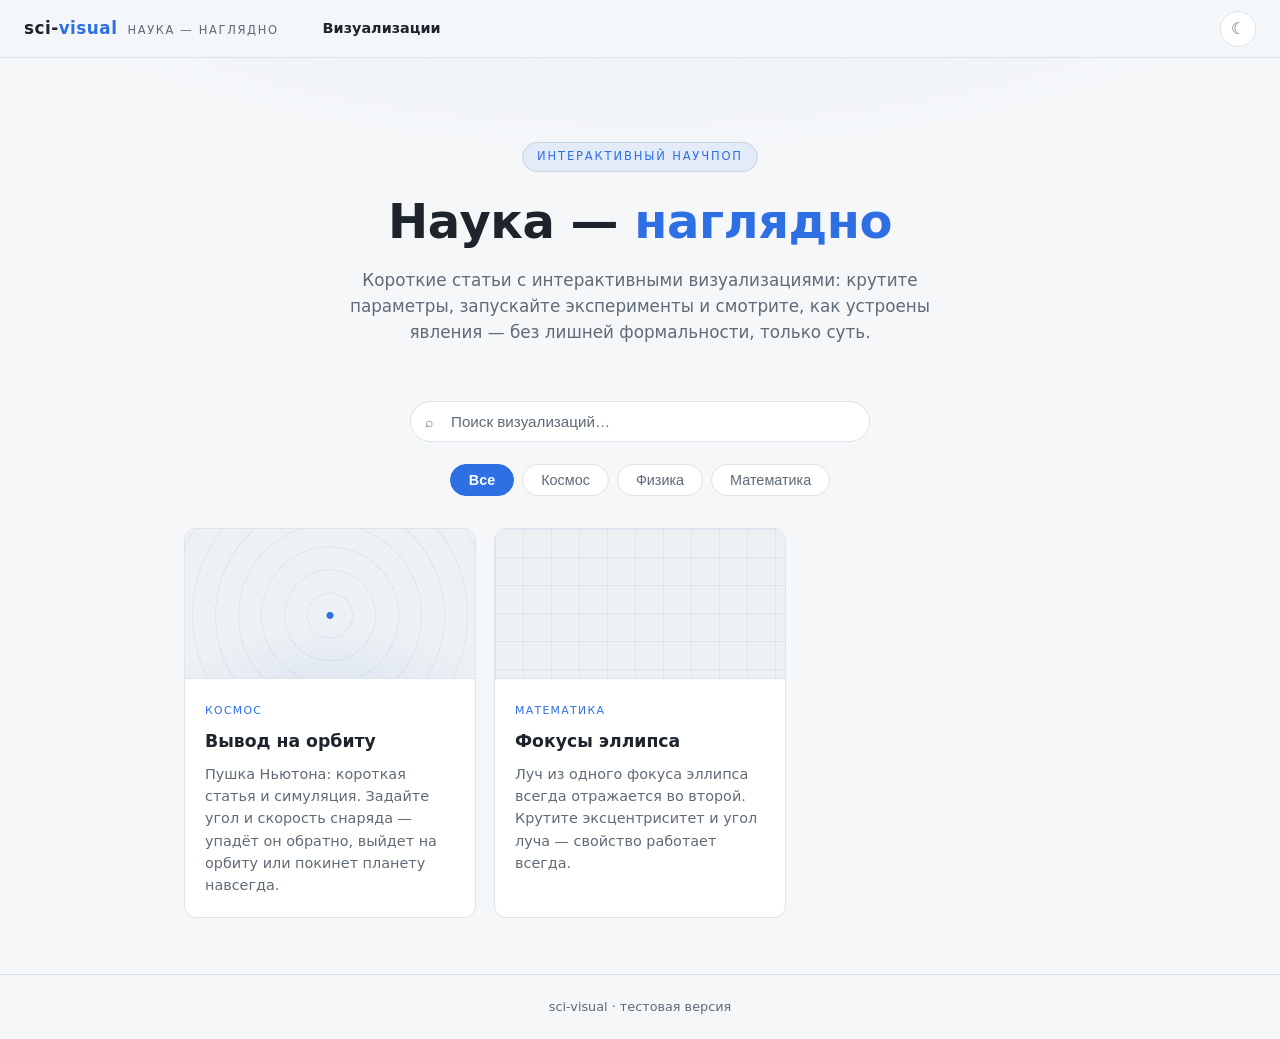
<file: index.html>
<!DOCTYPE html>
<html lang="ru">
<head>
  <meta charset="UTF-8">
  <meta name="viewport" content="width=device-width, initial-scale=1.0">
  <title>sci-visual — научные визуализации</title>
  <meta name="description" content="Интерактивные научные визуализации простым языком: космос, физика, математика.">
  <script>
    (function () {
      var t = null;
      try { t = localStorage.getItem("sci-visual-theme"); } catch (e) {}
      if (!t) t = matchMedia("(prefers-color-scheme: light)").matches ? "light" : "dark";
      document.documentElement.dataset.theme = t;
    })();
  </script>
  <link rel="stylesheet" href="css/style.css">
</head>
<body>
  <header class="topbar">
    <a class="brand" href="index.html">
      <span>sci&#8209;<span class="brand-mark">visual</span></span>
      <span class="brand-sub">наука — наглядно</span>
    </a>
    <nav aria-label="Основная навигация">
      <a href="#catalog" class="active">Визуализации</a>
    </nav>
    <div class="spacer"></div>
    <button class="theme-toggle" id="themeToggle" type="button"></button>
  </header>

  <section class="hero">
    <span class="hero-badge">интерактивный научпоп</span>
    <h1>Наука — <span class="accent">наглядно</span></h1>
    <p class="intro">
      Короткие статьи с интерактивными визуализациями: крутите параметры,
      запускайте эксперименты и смотрите, как устроены явления —
      без лишней формальности, только суть.
    </p>
  </section>

  <main class="catalog" id="catalog">
    <div class="search">
      <span class="search-icon">⌕</span>
      <input type="search" id="search" placeholder="Поиск визуализаций…" aria-label="Поиск визуализаций">
    </div>

    <nav class="categories" id="categories" aria-label="Категории">
      <button class="cat active" data-cat="all">Все</button>
      <button class="cat" data-cat="space">Космос</button>
      <button class="cat" data-cat="physics">Физика</button>
      <button class="cat" data-cat="math">Математика</button>
    </nav>

    <div class="cards" id="cards">
      <a class="card" data-cat="space" href="orbit.html">
        <div class="card-thumb thumb-space" aria-hidden="true"></div>
        <div class="card-body">
          <span class="card-cat">Космос</span>
          <div class="card-title">Вывод на орбиту</div>
          <div class="card-desc">
            Пушка Ньютона: короткая статья и симуляция. Задайте угол и скорость
            снаряда — упадёт он обратно, выйдет на орбиту или покинет планету
            навсегда.
          </div>
        </div>
      </a>
      <a class="card" data-cat="math" href="ellipse.html">
        <div class="card-thumb thumb-math" aria-hidden="true"></div>
        <div class="card-body">
          <span class="card-cat">Математика</span>
          <div class="card-title">Фокусы эллипса</div>
          <div class="card-desc">
            Луч из одного фокуса эллипса всегда отражается во второй.
            Крутите эксцентриситет и угол луча — свойство работает всегда.
          </div>
        </div>
      </a>
    </div>
    <p class="empty" id="empty" hidden>Ничего не нашлось — попробуйте другую категорию или запрос.</p>
  </main>

  <footer class="site-footer">
    <span>sci-visual · тестовая версия</span>
  </footer>

  <script src="js/theme.js"></script>
  <script src="js/main.js"></script>
</body>
</html>
</file>
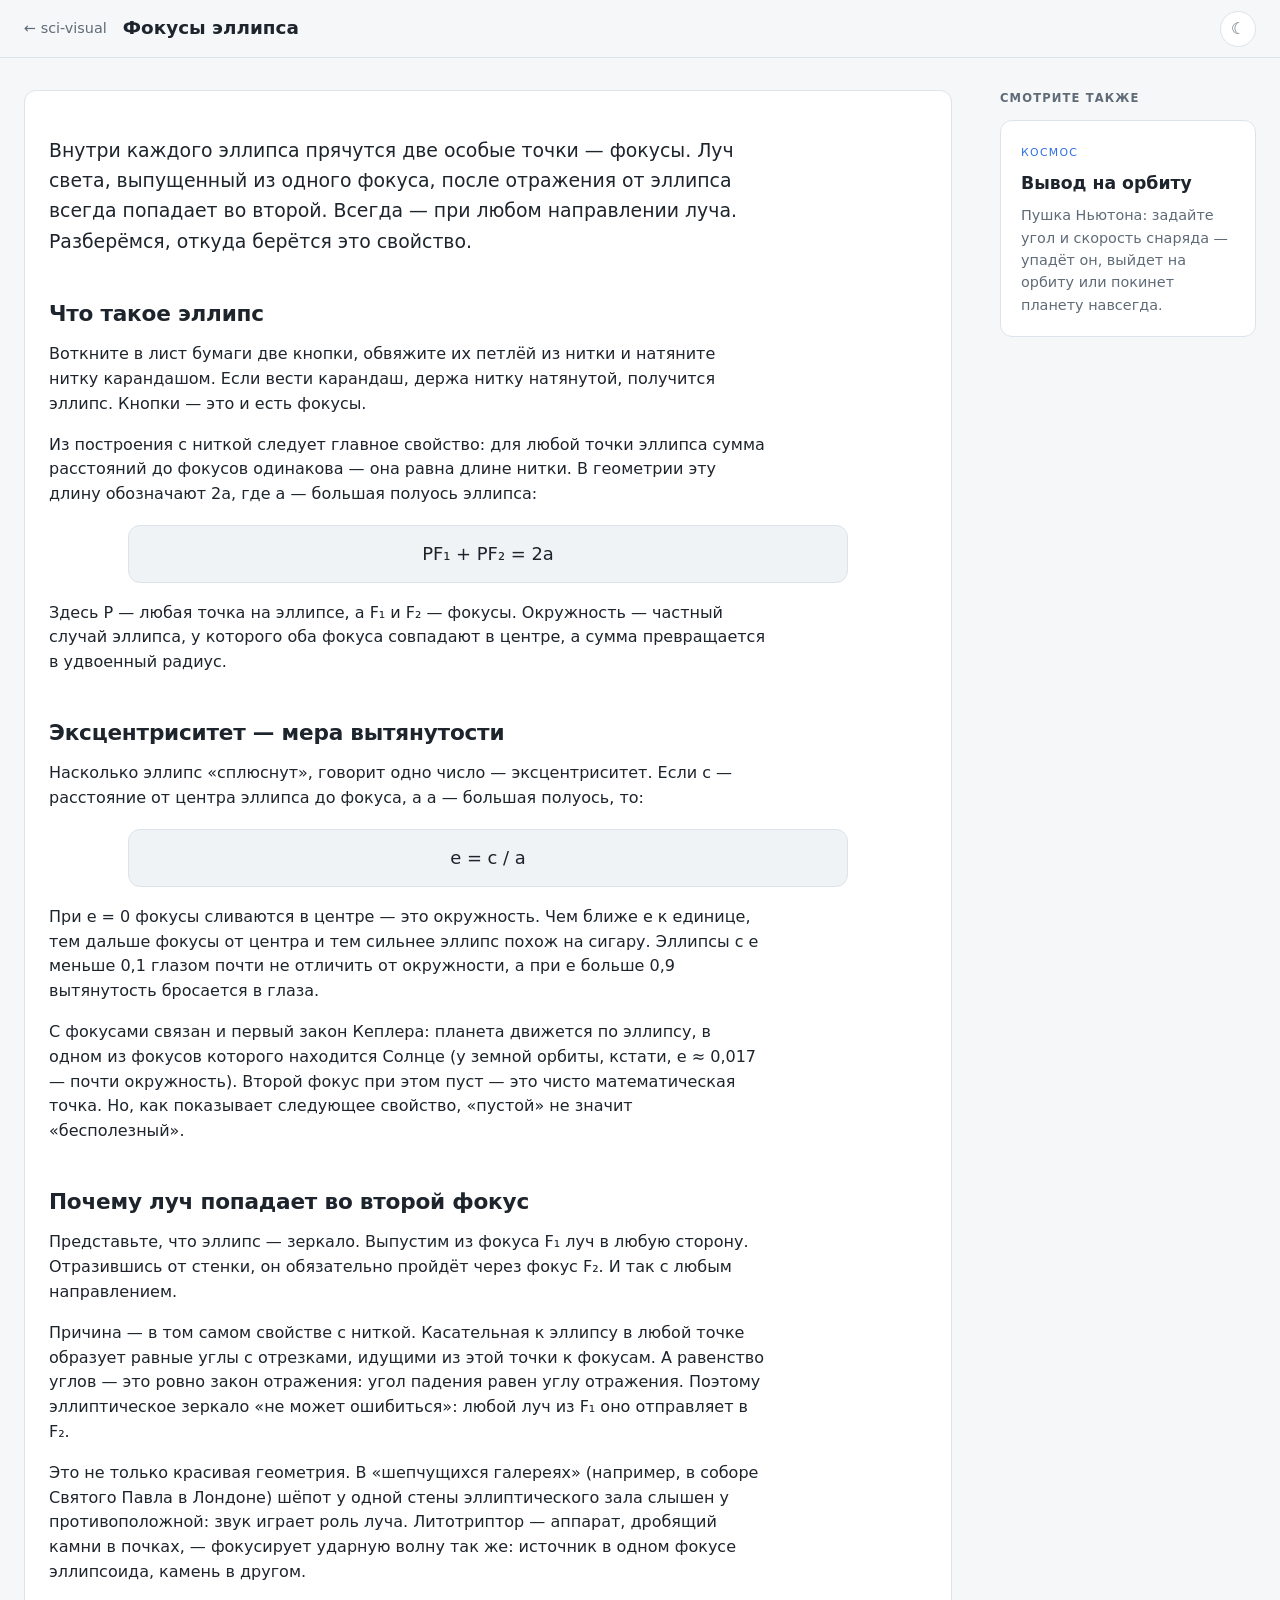
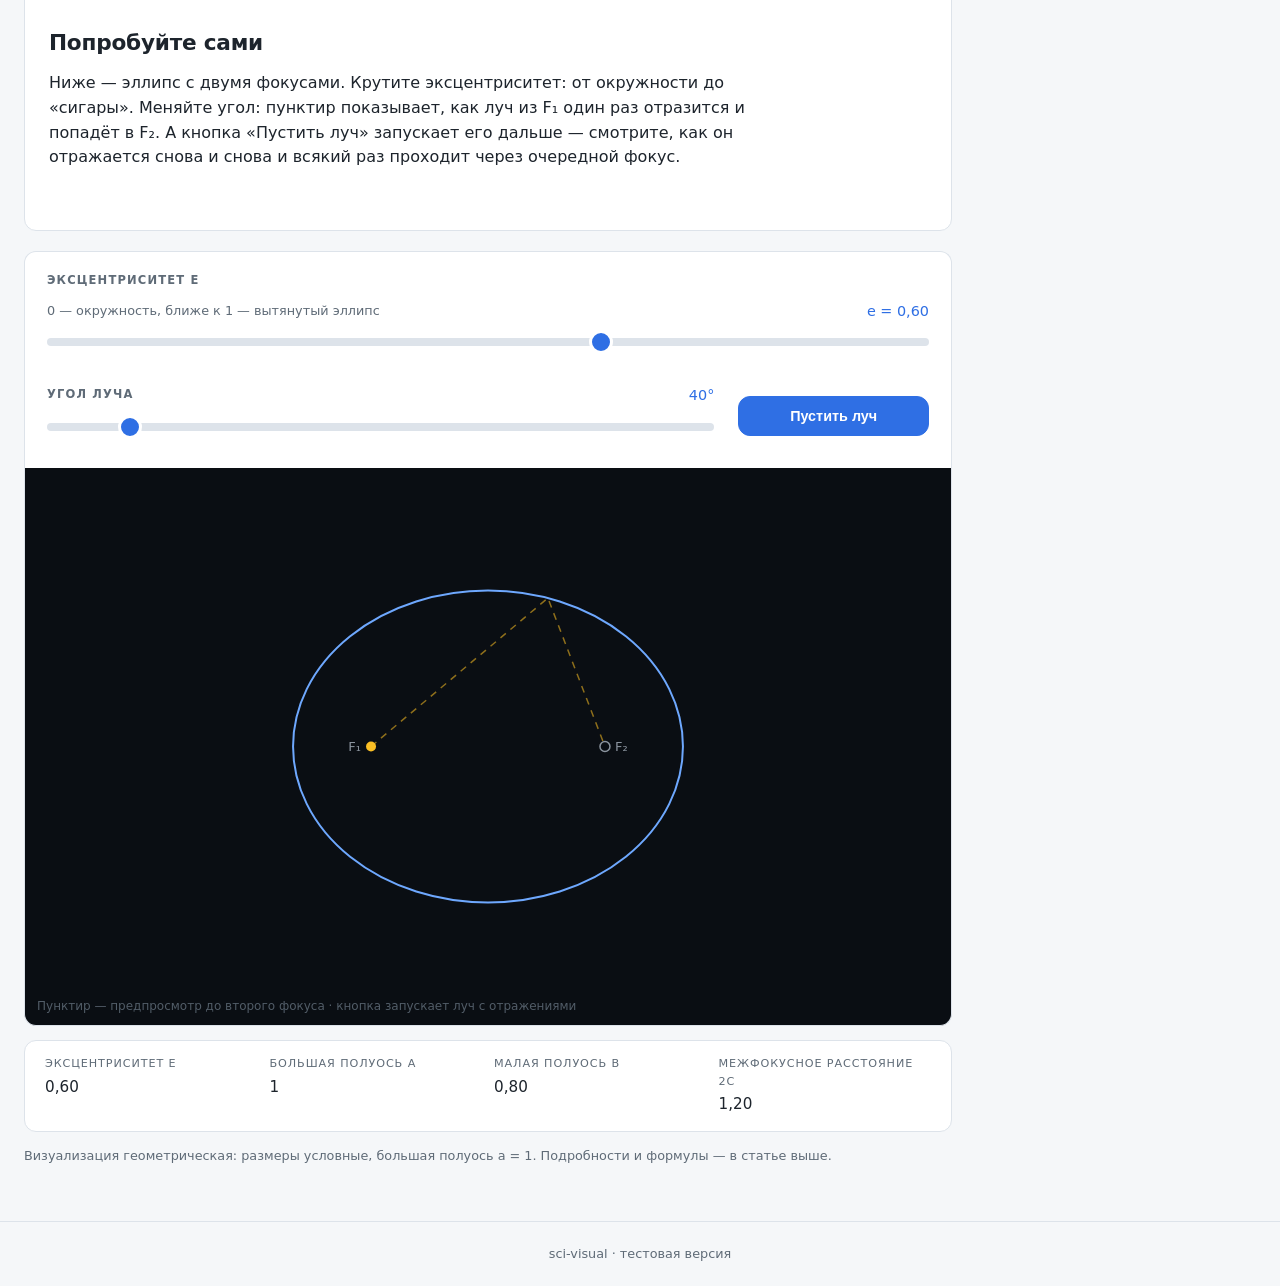
<file: ellipse.html>
<!DOCTYPE html>
<html lang="ru">
<head>
  <meta charset="UTF-8">
  <meta name="viewport" content="width=device-width, initial-scale=1.0">
  <title>Фокусы эллипса — sci-visual</title>
  <script>
    (function () {
      var t = null;
      try { t = localStorage.getItem("sci-visual-theme"); } catch (e) {}
      if (!t) t = matchMedia("(prefers-color-scheme: light)").matches ? "light" : "dark";
      document.documentElement.dataset.theme = t;
    })();
  </script>
  <link rel="stylesheet" href="css/style.css">
</head>
<body>
  <header class="viz-header">
    <a class="back" href="index.html">&larr; sci-visual</a>
    <h1>Фокусы эллипса</h1>
    <div class="spacer"></div>
    <button class="theme-toggle" id="themeToggle" type="button"></button>
  </header>

  <main class="article-main">
    <article class="article">
      <p class="article-lead">
        Внутри каждого эллипса прячутся две особые точки — фокусы.
        Луч света, выпущенный из одного фокуса, после отражения от эллипса
        всегда попадает во второй. Всегда — при любом направлении луча.
        Разберёмся, откуда берётся это свойство.
      </p>

      <h2>Что такое эллипс</h2>
      <p>
        Воткните в лист бумаги две кнопки, обвяжите их петлёй из нитки
        и натяните нитку карандашом. Если вести карандаш, держа нитку
        натянутой, получится эллипс. Кнопки — это и есть фокусы.
      </p>
      <p>
        Из построения с ниткой следует главное свойство: для любой точки
        эллипса сумма расстояний до фокусов одинакова — она равна длине
        нитки. В геометрии эту длину обозначают 2a, где a — большая
        полуось эллипса:
      </p>
      <div class="formula">PF&#8321; + PF&#8322; = 2a</div>
      <p>
        Здесь P — любая точка на эллипсе, а F&#8321; и F&#8322; — фокусы.
        Окружность — частный случай эллипса, у которого оба фокуса
        совпадают в центре, а сумма превращается в удвоенный радиус.
      </p>

      <h2>Эксцентриситет — мера вытянутости</h2>
      <p>
        Насколько эллипс «сплюснут», говорит одно число — эксцентриситет.
        Если c — расстояние от центра эллипса до фокуса, а a — большая
        полуось, то:
      </p>
      <div class="formula">e = c / a</div>
      <p>
        При e = 0 фокусы сливаются в центре — это окружность. Чем ближе
        e к единице, тем дальше фокусы от центра и тем сильнее эллипс
        похож на сигару. Эллипсы с e меньше 0,1 глазом почти не отличить
        от окружности, а при e больше 0,9 вытянутость бросается в глаза.
      </p>
      <p>
        С фокусами связан и первый закон Кеплера: планета движется
        по эллипсу, в одном из фокусов которого находится Солнце
        (у земной орбиты, кстати, e ≈ 0,017 — почти окружность).
        Второй фокус при этом пуст — это чисто математическая точка.
        Но, как показывает следующее свойство, «пустой» не значит
        «бесполезный».
      </p>

      <h2>Почему луч попадает во второй фокус</h2>
      <p>
        Представьте, что эллипс — зеркало. Выпустим из фокуса F&#8321;
        луч в любую сторону. Отразившись от стенки, он обязательно
        пройдёт через фокус F&#8322;. И так с любым направлением.
      </p>
      <p>
        Причина — в том самом свойстве с ниткой. Касательная к эллипсу
        в любой точке образует равные углы с отрезками, идущими из этой
        точки к фокусам. А равенство углов — это ровно закон отражения:
        угол падения равен углу отражения. Поэтому эллиптическое зеркало
        «не может ошибиться»: любой луч из F&#8321; оно отправляет в F&#8322;.
      </p>
      <p>
        Это не только красивая геометрия. В «шепчущихся галереях»
        (например, в соборе Святого Павла в Лондоне) шёпот у одной стены
        эллиптического зала слышен у противоположной: звук играет роль
        луча. Литотриптор — аппарат, дробящий камни в почках, — фокусирует
        ударную волну так же: источник в одном фокусе эллипсоида,
        камень в другом.
      </p>

      <h2>Попробуйте сами</h2>
      <p>
        Ниже — эллипс с двумя фокусами. Крутите эксцентриситет: от
        окружности до «сигары». Меняйте угол: пунктир показывает, как луч
        из F₁ один раз отразится и попадёт в F₂. А кнопка «Пустить луч»
        запускает его дальше — смотрите, как он отражается снова и снова
        и всякий раз проходит через очередной фокус.
      </p>
    </article>

    <section class="viz-section" aria-label="Интерактивная визуализация">
      <div class="controls">
        <div class="ctrl ctrl-wide">
          <h3>Эксцентриситет e</h3>
          <div class="row">
            <span class="note">0 — окружность, ближе к 1 — вытянутый эллипс</span>
            <span class="value" id="eccValue"></span>
          </div>
          <input type="range" id="eccSlider" min="0" max="950" value="600">
        </div>

        <div class="ctrl ctrl-angle ctrl-x2">
          <div class="row">
            <h3>Угол луча</h3>
            <span class="value" id="angleValue"></span>
          </div>
          <input type="range" id="angleSlider" min="0" max="360" value="40">
        </div>

        <div class="ctrl ctrl-fire">
          <button class="btn primary" id="fireBtn">Пустить луч</button>
        </div>
      </div>

      <div class="canvas-wrap">
        <canvas id="scene"></canvas>
        <div class="canvas-hint">Пунктир — предпросмотр до второго фокуса &middot; кнопка запускает луч с отражениями</div>
      </div>

      <dl class="stats-bar">
        <div class="stat"><dt>Эксцентриситет e</dt><dd id="dataE"></dd></div>
        <div class="stat"><dt>Большая полуось a</dt><dd id="dataA"></dd></div>
        <div class="stat"><dt>Малая полуось b</dt><dd id="dataB"></dd></div>
        <div class="stat"><dt>Межфокусное расстояние 2c</dt><dd id="dataC"></dd></div>
      </dl>

      <p class="note">
        Визуализация геометрическая: размеры условные, большая полуось a = 1.
        Подробности и формулы — в статье выше.
      </p>
    </section>

    <aside class="sidebar" aria-label="Рекомендуемые визуализации">
      <h2 class="sidebar-title">Смотрите также</h2>
      <a class="card rel-card" href="orbit.html">
        <div class="card-body">
          <span class="card-cat">Космос</span>
          <div class="card-title">Вывод на орбиту</div>
          <div class="card-desc">
            Пушка Ньютона: задайте угол и скорость снаряда — упадёт он,
            выйдет на орбиту или покинет планету навсегда.
          </div>
        </div>
      </a>
    </aside>
  </main>

  <footer class="site-footer">
    <span>sci-visual · тестовая версия</span>
  </footer>

  <script src="js/theme.js"></script>
  <script src="js/ellipse.js"></script>
</body>
</html>
</file>
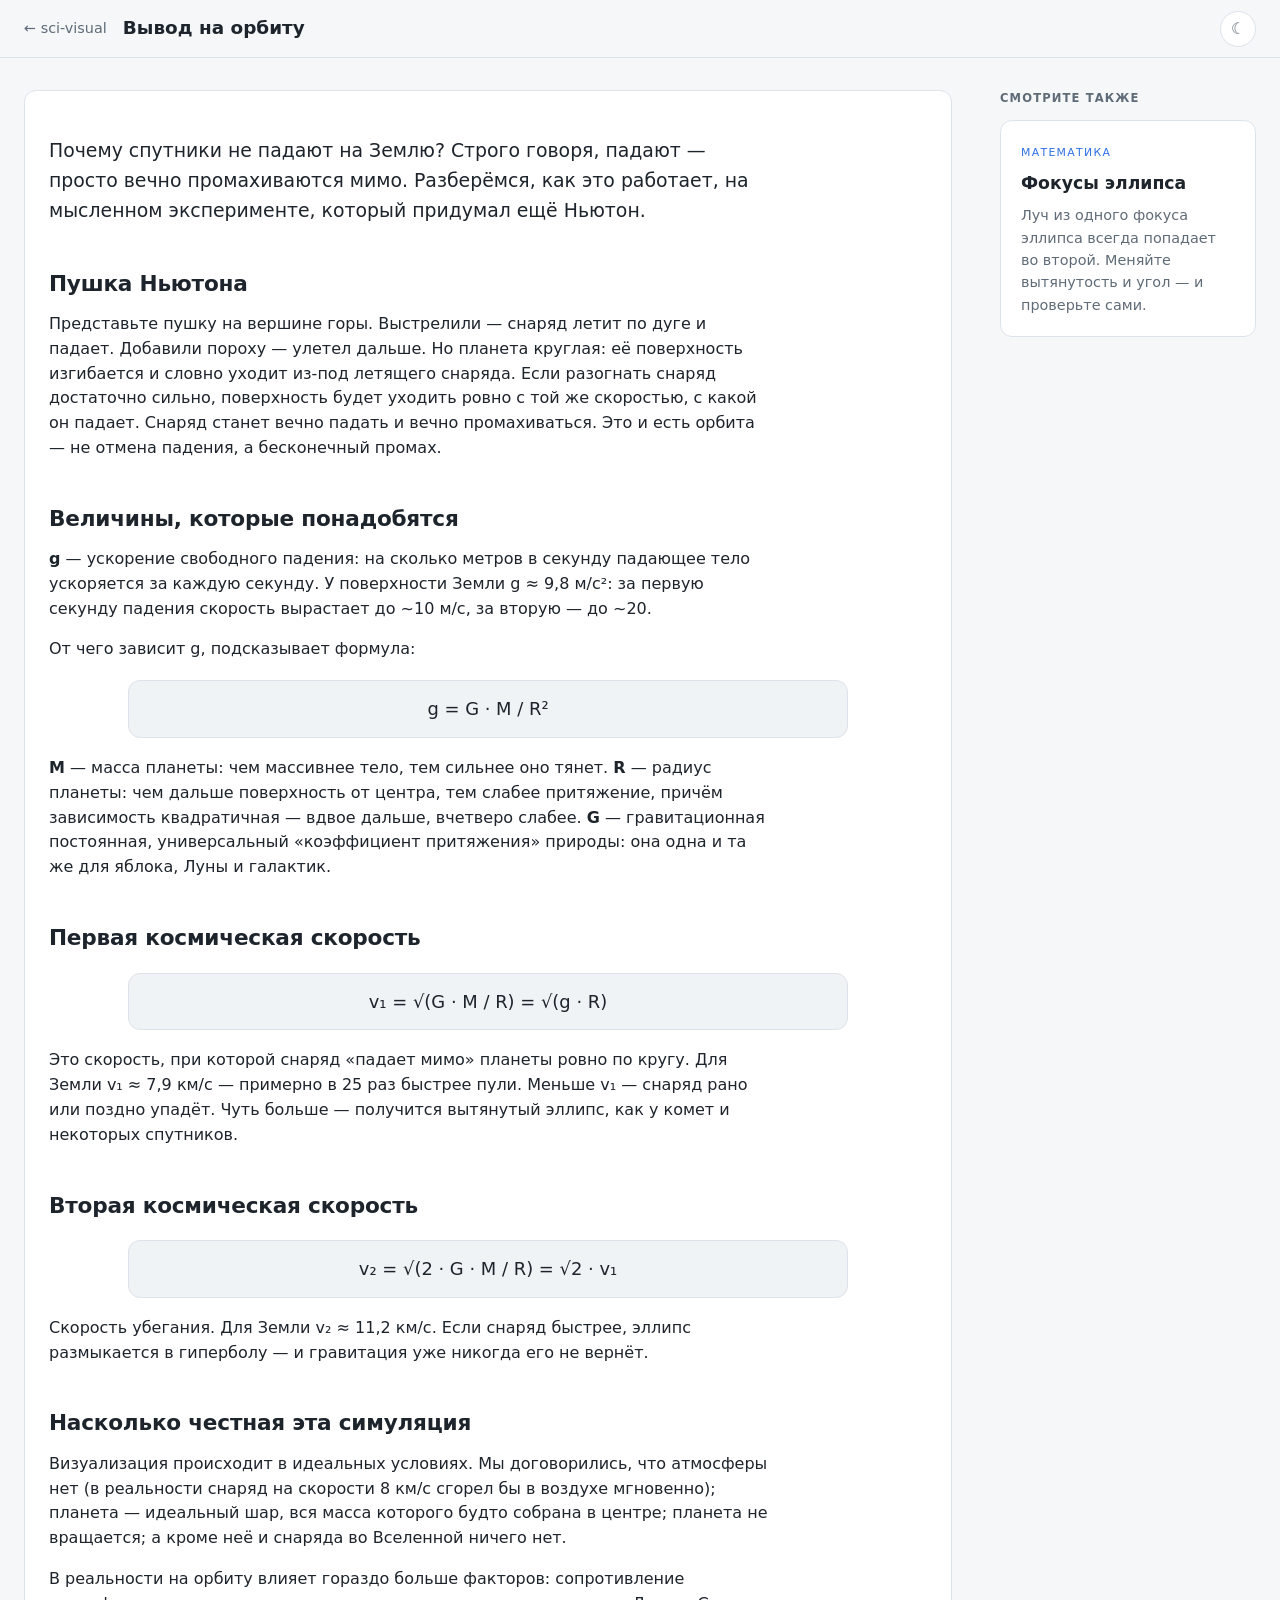
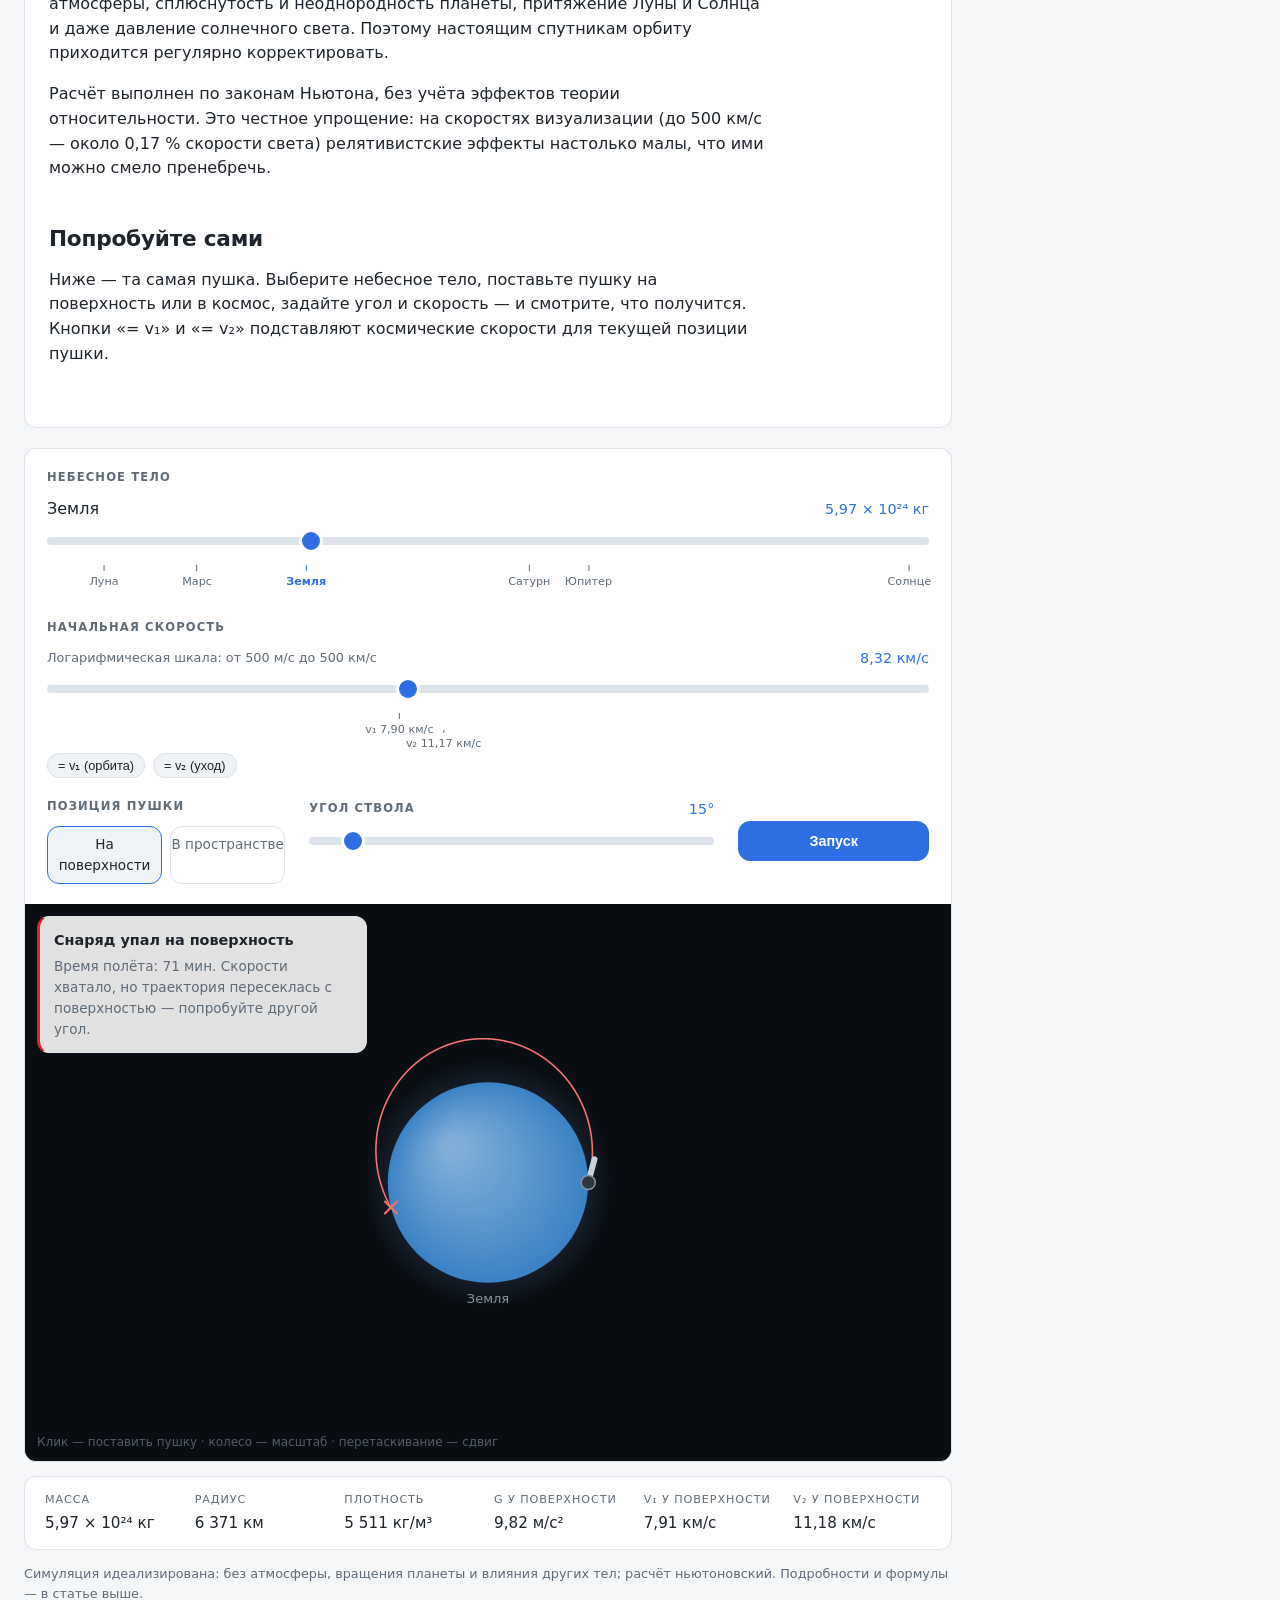
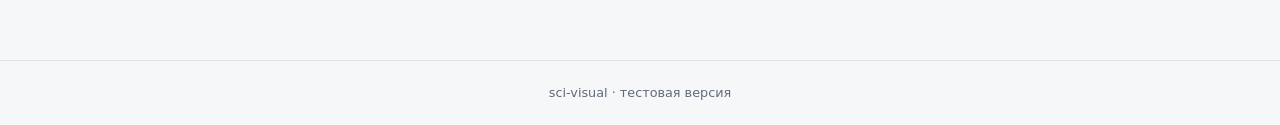
<file: orbit.html>
<!DOCTYPE html>
<html lang="ru">
<head>
  <meta charset="UTF-8">
  <meta name="viewport" content="width=device-width, initial-scale=1.0">
  <title>Вывод на орбиту — sci-visual</title>
  <script>
    (function () {
      var t = null;
      try { t = localStorage.getItem("sci-visual-theme"); } catch (e) {}
      if (!t) t = matchMedia("(prefers-color-scheme: light)").matches ? "light" : "dark";
      document.documentElement.dataset.theme = t;
    })();
  </script>
  <link rel="stylesheet" href="css/style.css">
</head>
<body>
  <header class="viz-header">
    <a class="back" href="index.html">&larr; sci-visual</a>
    <h1>Вывод на орбиту</h1>
    <div class="spacer"></div>
    <button class="theme-toggle" id="themeToggle" type="button"></button>
  </header>

  <main class="article-main">
    <article class="article">
      <p class="article-lead">
        Почему спутники не падают на Землю? Строго говоря, падают —
        просто вечно промахиваются мимо. Разберёмся, как это работает,
        на мысленном эксперименте, который придумал ещё Ньютон.
      </p>

      <h2>Пушка Ньютона</h2>
      <p>
        Представьте пушку на вершине горы. Выстрелили — снаряд летит по дуге
        и падает. Добавили пороху — улетел дальше. Но планета круглая: её
        поверхность изгибается и словно уходит из-под летящего снаряда. Если
        разогнать снаряд достаточно сильно, поверхность будет уходить ровно
        с той же скоростью, с какой он падает. Снаряд станет вечно падать
        и вечно промахиваться. Это и есть орбита — не отмена падения,
        а бесконечный промах.
      </p>

      <h2>Величины, которые понадобятся</h2>
      <p>
        <strong>g</strong> — ускорение свободного падения: на сколько метров
        в секунду падающее тело ускоряется за каждую секунду. У поверхности
        Земли g ≈ 9,8 м/с²: за первую секунду падения скорость вырастает
        до ~10 м/с, за вторую — до ~20.
      </p>
      <p>От чего зависит g, подсказывает формула:</p>
      <div class="formula">g = G · M / R²</div>
      <p>
        <strong>M</strong> — масса планеты: чем массивнее тело, тем сильнее
        оно тянет. <strong>R</strong> — радиус планеты: чем дальше поверхность
        от центра, тем слабее притяжение, причём зависимость квадратичная —
        вдвое дальше, вчетверо слабее. <strong>G</strong> — гравитационная
        постоянная, универсальный «коэффициент притяжения» природы: она одна
        и та же для яблока, Луны и галактик.
      </p>

      <h2>Первая космическая скорость</h2>
      <div class="formula">v₁ = √(G · M / R) = √(g · R)</div>
      <p>
        Это скорость, при которой снаряд «падает мимо» планеты ровно по кругу.
        Для Земли v₁ ≈ 7,9 км/с — примерно в 25 раз быстрее пули. Меньше v₁ —
        снаряд рано или поздно упадёт. Чуть больше — получится вытянутый
        эллипс, как у комет и некоторых спутников.
      </p>

      <h2>Вторая космическая скорость</h2>
      <div class="formula">v₂ = √(2 · G · M / R) = √2 · v₁</div>
      <p>
        Скорость убегания. Для Земли v₂ ≈ 11,2 км/с. Если снаряд быстрее,
        эллипс размыкается в гиперболу — и гравитация уже никогда его
        не вернёт.
      </p>

      <h2>Насколько честная эта симуляция</h2>
      <p>
        Визуализация происходит в идеальных условиях. Мы договорились, что
        атмосферы нет (в реальности снаряд на скорости 8 км/с сгорел бы
        в воздухе мгновенно); планета — идеальный шар, вся масса которого
        будто собрана в центре; планета не вращается; а кроме неё и снаряда
        во Вселенной ничего нет.
      </p>
      <p>
        В реальности на орбиту влияет гораздо больше факторов: сопротивление
        атмосферы, сплюснутость и неоднородность планеты, притяжение Луны
        и Солнца и даже давление солнечного света. Поэтому настоящим
        спутникам орбиту приходится регулярно корректировать.
      </p>
      <p>
        Расчёт выполнен по законам Ньютона, без учёта эффектов теории
        относительности. Это честное упрощение: на скоростях визуализации
        (до 500 км/с — около 0,17 % скорости света) релятивистские эффекты
        настолько малы, что ими можно смело пренебречь.
      </p>

      <h2>Попробуйте сами</h2>
      <p>
        Ниже — та самая пушка. Выберите небесное тело, поставьте пушку
        на поверхность или в космос, задайте угол и скорость — и смотрите,
        что получится. Кнопки «= v₁» и «= v₂» подставляют космические
        скорости для текущей позиции пушки.
      </p>
    </article>

    <section class="viz-section" aria-label="Интерактивная визуализация">
      <div class="controls">
        <div class="ctrl ctrl-wide">
          <h3>Небесное тело</h3>
          <div class="row">
            <span id="bodyName">Земля</span>
            <span class="value" id="massValue"></span>
          </div>
          <input type="range" id="massSlider" min="0" max="1000" value="0">
          <div class="ticks" id="massTicks"></div>
        </div>

        <div class="ctrl ctrl-wide">
          <h3>Начальная скорость</h3>
          <div class="row">
            <span class="note">Логарифмическая шкала: от 500 м/с до 500 км/с</span>
            <span class="value" id="speedValue"></span>
          </div>
          <input type="range" id="speedSlider" min="0" max="1000" value="0">
          <div class="ticks" id="speedTicks"></div>
          <div class="quick">
            <button class="btn small" id="btnV1">= v&#8321; (орбита)</button>
            <button class="btn small" id="btnV2">= v&#8322; (уход)</button>
          </div>
        </div>

        <div class="ctrl">
          <h3>Позиция пушки</h3>
          <div class="mode-switch">
            <label><input type="radio" name="mode" value="surface" checked><span>На поверхности</span></label>
            <label><input type="radio" name="mode" value="space"><span>В пространстве</span></label>
          </div>
        </div>

        <div class="ctrl ctrl-angle">
          <div class="row">
            <h3>Угол ствола</h3>
            <span class="value" id="angleValue"></span>
          </div>
          <input type="range" id="angleSlider" min="0" max="180" value="15">
        </div>

        <div class="ctrl ctrl-fire">
          <button class="btn primary" id="fireBtn">Запуск</button>
        </div>
      </div>

      <div class="canvas-wrap">
        <canvas id="scene"></canvas>
        <div class="canvas-hint">Клик — поставить пушку &middot; колесо — масштаб &middot; перетаскивание — сдвиг</div>
        <div class="outcome" id="outcome">
          <div class="outcome-title" id="outcomeTitle"></div>
          <div class="outcome-detail" id="outcomeDetail"></div>
        </div>
      </div>

      <dl class="stats-bar">
        <div class="stat"><dt>Масса</dt><dd id="dataMass"></dd></div>
        <div class="stat"><dt>Радиус</dt><dd id="dataRadius"></dd></div>
        <div class="stat"><dt>Плотность</dt><dd id="dataRho"></dd></div>
        <div class="stat"><dt>g у поверхности</dt><dd id="dataG"></dd></div>
        <div class="stat"><dt>v&#8321; у поверхности</dt><dd id="dataV1"></dd></div>
        <div class="stat"><dt>v&#8322; у поверхности</dt><dd id="dataV2"></dd></div>
      </dl>

      <p class="note">
        Симуляция идеализирована: без атмосферы, вращения планеты
        и влияния других тел; расчёт ньютоновский. Подробности и формулы —
        в статье выше.
      </p>
    </section>

    <aside class="sidebar" aria-label="Рекомендуемые визуализации">
      <h2 class="sidebar-title">Смотрите также</h2>
      <a class="card rel-card" href="ellipse.html">
        <div class="card-body">
          <span class="card-cat">Математика</span>
          <div class="card-title">Фокусы эллипса</div>
          <div class="card-desc">
            Луч из одного фокуса эллипса всегда попадает во второй.
            Меняйте вытянутость и угол — и проверьте сами.
          </div>
        </div>
      </a>
    </aside>
  </main>

  <footer class="site-footer">
    <span>sci-visual · тестовая версия</span>
  </footer>

  <script src="js/theme.js"></script>
  <script src="js/physics.js"></script>
  <script src="js/orbit.js"></script>
</body>
</html>
</file>
<file: css/style.css>
/* ============================================================
   sci-visual — темы и базовые переменные
   ============================================================ */

:root {
  color-scheme: dark;
  --bg: #0a0e13;
  --bg-soft: #0d1218;
  --bg-panel: #12181f;
  --bg-panel-2: #182029;
  --border: #232c37;
  --border-strong: #303c4a;
  --text: #e4eaf1;
  --muted: #8d99a6;
  --accent: #6ea8fe;
  --accent-contrast: #0b1524;
  --accent-soft: rgba(110, 168, 254, 0.12);
  --good: #34d399;
  --warn: #fbbf24;
  --bad: #f87171;
  --radius: 12px;
  --shadow: 0 8px 28px rgba(0, 0, 0, 0.35);
}

html[data-theme="light"] {
  color-scheme: light;
  --bg: #f5f7f9;
  --bg-soft: #eef1f4;
  --bg-panel: #ffffff;
  --bg-panel-2: #f0f3f6;
  --border: #dde3ea;
  --border-strong: #c9d2dc;
  --text: #1d242c;
  --muted: #5f6b77;
  --accent: #2f6fe4;
  --accent-contrast: #ffffff;
  --accent-soft: rgba(47, 111, 228, 0.09);
  --good: #0e9f6e;
  --warn: #b45309;
  --bad: #dc2626;
  --shadow: 0 8px 24px rgba(29, 36, 44, 0.08);
}

* { box-sizing: border-box; }

html, body {
  margin: 0;
  padding: 0;
  background: var(--bg);
  color: var(--text);
  font-family: "Segoe UI", system-ui, -apple-system, sans-serif;
  font-size: 16px;
  line-height: 1.55;
}

body {
  min-height: 100vh;
  display: flex;
  flex-direction: column;
  transition: background-color 0.25s ease, color 0.25s ease;
}

::selection { background: var(--accent-soft); }

/* ============================================================
   Верхняя навигация (общая для всех страниц)
   ============================================================ */

.topbar {
  position: sticky;
  top: 0;
  z-index: 10;
  display: flex;
  align-items: center;
  gap: 20px;
  padding: 0 24px;
  height: 58px;
  background: color-mix(in srgb, var(--bg) 82%, transparent);
  backdrop-filter: blur(10px);
  -webkit-backdrop-filter: blur(10px);
  border-bottom: 1px solid var(--border);
}

.topbar .brand {
  display: flex;
  align-items: baseline;
  gap: 10px;
  text-decoration: none;
  color: var(--text);
  font-weight: 700;
  letter-spacing: 0.03em;
  font-size: 1.05rem;
  white-space: nowrap;
}

.brand .brand-mark {
  color: var(--accent);
  font-weight: 700;
}

.brand .brand-sub {
  font-weight: 400;
  font-size: 0.72rem;
  letter-spacing: 0.14em;
  text-transform: uppercase;
  color: var(--muted);
}

.topbar nav {
  display: flex;
  gap: 4px;
  margin-left: 12px;
}

.topbar nav a {
  color: var(--muted);
  text-decoration: none;
  font-size: 0.9rem;
  padding: 6px 12px;
  border-radius: 8px;
  transition: color 0.15s, background 0.15s;
}

.topbar nav a:hover { color: var(--text); background: var(--accent-soft); }

.topbar nav a.active { color: var(--text); font-weight: 600; }

.topbar .spacer { flex: 1; }

.theme-toggle {
  display: inline-flex;
  align-items: center;
  justify-content: center;
  width: 36px;
  height: 36px;
  border-radius: 50%;
  border: 1px solid var(--border);
  background: var(--bg-panel);
  color: var(--muted);
  font-size: 1rem;
  line-height: 1;
  cursor: pointer;
  transition: color 0.15s, border-color 0.15s, background 0.15s;
}

.theme-toggle:hover { color: var(--accent); border-color: var(--accent); }

/* ============================================================
   Главная: hero
   ============================================================ */

.hero {
  position: relative;
  text-align: center;
  padding: 84px 24px 20px;
  overflow: hidden;
}

/* спокойное «технологичное» свечение сверху */
.hero::before {
  content: "";
  position: absolute;
  inset: -200px -20% auto;
  height: 420px;
  background:
    radial-gradient(ellipse 60% 100% at 50% 0%, var(--accent-soft), transparent 70%);
  pointer-events: none;
}

.hero-badge {
  display: inline-block;
  font-size: 0.72rem;
  letter-spacing: 0.16em;
  text-transform: uppercase;
  color: var(--accent);
  border: 1px solid var(--border-strong);
  background: var(--accent-soft);
  border-radius: 999px;
  padding: 5px 14px;
  margin-bottom: 22px;
}

.hero h1 {
  position: relative;
  margin: 0;
  font-size: clamp(2rem, 5vw, 3rem);
  font-weight: 700;
  letter-spacing: -0.01em;
  line-height: 1.15;
}

.hero h1 .accent { color: var(--accent); }

.hero .intro {
  position: relative;
  color: var(--muted);
  max-width: 600px;
  margin: 18px auto 0;
  font-size: 1.05rem;
}

/* ============================================================
   Главная: каталог (поиск, категории, карточки)
   ============================================================ */

.catalog {
  flex: 1;
  width: 100%;
  max-width: 960px;
  margin: 0 auto;
  padding: 36px 24px 56px;
}

.search {
  position: relative;
  max-width: 460px;
  margin: 0 auto 22px;
}

.search input {
  width: 100%;
  padding: 11px 16px 11px 40px;
  font-size: 0.95rem;
  color: var(--text);
  background: var(--bg-panel);
  border: 1px solid var(--border);
  border-radius: 999px;
  outline: none;
  transition: border-color 0.15s, box-shadow 0.15s, background 0.25s;
}

.search input::placeholder { color: var(--muted); }

.search input:focus {
  border-color: var(--accent);
  box-shadow: 0 0 0 3px var(--accent-soft);
}

.search .search-icon {
  position: absolute;
  left: 15px;
  top: 50%;
  transform: translateY(-50%);
  color: var(--muted);
  font-size: 0.9rem;
  pointer-events: none;
}

.categories {
  display: flex;
  gap: 8px;
  justify-content: center;
  flex-wrap: wrap;
  margin-bottom: 32px;
}

.cat {
  background: var(--bg-panel);
  color: var(--muted);
  border: 1px solid var(--border);
  border-radius: 999px;
  padding: 7px 18px;
  font-size: 0.9rem;
  cursor: pointer;
  transition: color 0.15s, border-color 0.15s, background 0.15s;
}

.cat:hover { color: var(--text); border-color: var(--border-strong); }

.cat.active {
  background: var(--accent);
  border-color: var(--accent);
  color: var(--accent-contrast);
  font-weight: 600;
}

.cards {
  display: grid;
  grid-template-columns: repeat(auto-fill, minmax(270px, 1fr));
  gap: 18px;
}

.card {
  display: flex;
  flex-direction: column;
  background: var(--bg-panel);
  border: 1px solid var(--border);
  border-radius: var(--radius);
  overflow: hidden;
  text-decoration: none;
  color: var(--text);
  transition: border-color 0.18s, transform 0.18s, box-shadow 0.18s, background 0.25s;
}

.card:hover {
  border-color: var(--accent);
  transform: translateY(-3px);
  box-shadow: var(--shadow);
}

/* превью карточки: чистый CSS, без картинок */

.card-thumb {
  position: relative;
  height: 150px;
  background: var(--bg-soft);
  border-bottom: 1px solid var(--border);
  overflow: hidden;
}

/* космос: планета и орбитальные кольца */
.thumb-space {
  background:
    radial-gradient(circle at 50% 58%, var(--accent) 0 3px, transparent 4px),
    repeating-radial-gradient(
      circle at 50% 58%,
      transparent 0 22px,
      var(--accent-soft) 22px 23px
    ),
    radial-gradient(ellipse 90% 70% at 50% 110%, var(--accent-soft), transparent 65%),
    var(--bg-soft);
}

.thumb-physics {
  background:
    repeating-linear-gradient(115deg, transparent 0 26px, var(--accent-soft) 26px 27px),
    var(--bg-soft);
}

.thumb-math {
  background:
    linear-gradient(var(--accent-soft) 1px, transparent 1px) 0 0 / 28px 28px,
    linear-gradient(90deg, var(--accent-soft) 1px, transparent 1px) 0 0 / 28px 28px,
    var(--bg-soft);
}

.card-body { padding: 18px 20px 20px; }

.card-cat {
  display: inline-block;
  font-size: 0.68rem;
  letter-spacing: 0.12em;
  text-transform: uppercase;
  color: var(--accent);
  margin-bottom: 8px;
}

.card-title {
  font-size: 1.08rem;
  font-weight: 600;
  margin-bottom: 8px;
}

.card-desc {
  color: var(--muted);
  font-size: 0.9rem;
}

.empty {
  text-align: center;
  color: var(--muted);
}

/* ============================================================
   Футер
   ============================================================ */

.site-footer {
  padding: 22px 20px;
  text-align: center;
  color: var(--muted);
  font-size: 0.8rem;
  border-top: 1px solid var(--border);
}

/* ============================================================
   Шапка страницы статьи/визуализации
   ============================================================ */

.viz-header {
  display: flex;
  align-items: center;
  gap: 16px;
  padding: 0 24px;
  height: 58px;
  border-bottom: 1px solid var(--border);
}

.viz-header .back {
  color: var(--muted);
  text-decoration: none;
  font-size: 0.9rem;
  white-space: nowrap;
  transition: color 0.15s;
}

.viz-header .back:hover { color: var(--accent); }

.viz-header h1 {
  margin: 0;
  font-size: 1.15rem;
  font-weight: 600;
}

.viz-header .spacer { flex: 1; }

/* ============================================================
   Статья (в духе dtf: узкая колонка, спокойная типографика)
   ============================================================ */

.article-main { flex: 1; }

/* подложка-карточка на всю ширину блока визуализации,
   текст внутри — узкой читабельной колонкой по центру */
.article {
  width: min(1100px, calc(100% - 48px));
  margin: 32px auto 0;
  padding: 44px 24px;
  background: var(--bg-panel);
  border: 1px solid var(--border);
  border-radius: var(--radius);
  transition: background-color 0.25s ease;
}

.article-lead {
  font-size: 1.18rem;
  line-height: 1.6;
}

.article p {
  margin: 0 0 1em;
}

.article h2 {
  margin: 1.9em 0 0.55em;
  font-size: 1.35rem;
  font-weight: 700;
  letter-spacing: -0.01em;
}

.formula {
  margin: 18px 0;
  padding: 14px 18px;
  text-align: center;
  font-size: 1.12rem;
  background: var(--bg-panel-2);
  border: 1px solid var(--border);
  border-radius: var(--radius);
  font-variant-numeric: tabular-nums;
  transition: background-color 0.25s ease;
}

.article > * {
  max-width: 720px;
  margin-left: auto;
  margin-right: auto;
}

/* ============================================================
   Блок визуализации: настройки сверху, сцена снизу
   ============================================================ */

.viz-section {
  width: min(1100px, calc(100% - 48px));
  margin: 20px auto 0;
  padding-bottom: 56px;
}

.controls {
  display: grid;
  /* нижний ряд: позиция — поуже, угол — шире, запуск — справа */
  grid-template-columns: minmax(210px, 1fr) minmax(280px, 1.7fr) minmax(170px, 0.8fr);
  gap: 20px 24px;
  background: var(--bg-panel);
  border: 1px solid var(--border);
  border-bottom: none;
  border-radius: var(--radius) var(--radius) 0 0;
  padding: 20px 22px;
  transition: background-color 0.25s ease;
}

/* масса и скорость — на всю ширину панели */
.ctrl-wide { grid-column: 1 / -1; }

.ctrl h3 {
  margin: 0 0 10px;
  font-size: 0.72rem;
  font-weight: 600;
  letter-spacing: 0.1em;
  text-transform: uppercase;
  color: var(--muted);
}

/* заголовок «Угол ствола» стоит в одной строке со значением */
.ctrl-angle h3 { margin: 0; }

/* кнопка запуска — справа, по центру ряда */
.ctrl-fire {
  display: flex;
  align-items: center;
}

.canvas-wrap {
  position: relative;
  height: 62vh;
  min-height: 420px;
  user-select: none;
  -webkit-user-select: none;
  overflow: hidden;
  /* «экран» визуализации остаётся тёмным в обеих темах — иначе не видно звёзд */
  background: #0a0e13;
  border: 1px solid var(--border);
  border-top: none;
  border-radius: 0 0 var(--radius) var(--radius);
}

#scene {
  position: absolute;
  inset: 0;
  width: 100%;
  height: 100%;
  display: block;
  cursor: crosshair;
}

.canvas-hint {
  position: absolute;
  left: 12px;
  bottom: 10px;
  color: var(--muted);
  font-size: 0.75rem;
  pointer-events: none;
  opacity: 0.85;
}

/* исход запуска — оверлей поверх сцены */

.canvas-wrap .outcome {
  position: absolute;
  top: 12px;
  left: 12px;
  max-width: 330px;
  background: color-mix(in srgb, var(--bg-panel) 88%, transparent);
  backdrop-filter: blur(8px);
  -webkit-backdrop-filter: blur(8px);
}

/* строка параметров тела под сценой */

.stats-bar {
  display: grid;
  grid-template-columns: repeat(auto-fit, minmax(120px, 1fr));
  gap: 12px;
  margin: 14px 0 0;
  padding: 14px 20px;
  background: var(--bg-panel);
  border: 1px solid var(--border);
  border-radius: var(--radius);
  transition: background-color 0.25s ease;
}

.stats-bar .stat dt {
  font-size: 0.7rem;
  letter-spacing: 0.08em;
  text-transform: uppercase;
  color: var(--muted);
}

.stats-bar .stat dd {
  margin: 3px 0 0;
  font-size: 0.95rem;
  font-variant-numeric: tabular-nums;
}

.viz-section > .note {
  margin-top: 14px;
}

/* ---------- общие элементы управления ---------- */

.row {
  display: flex;
  align-items: center;
  justify-content: space-between;
  gap: 8px;
}

.value {
  font-variant-numeric: tabular-nums;
  font-size: 0.9rem;
  color: var(--accent);
  white-space: nowrap;
}

/* слайдеры */

input[type="range"] {
  -webkit-appearance: none;
  appearance: none;
  width: 100%;
  height: 28px;
  background: transparent;
  outline: none;
  margin: 6px 0 2px;
  cursor: pointer;
}

input[type="range"]::-webkit-slider-runnable-track {
  height: 8px;
  border-radius: 4px;
  background: var(--border);
}

input[type="range"]::-webkit-slider-thumb {
  -webkit-appearance: none;
  appearance: none;
  width: 24px;
  height: 24px;
  border-radius: 50%;
  background: var(--accent);
  border: 3px solid var(--bg-panel);
  margin-top: -8px;
  cursor: grab;
}

input[type="range"]::-moz-range-track {
  height: 8px;
  border-radius: 4px;
  background: var(--border);
}

input[type="range"]::-moz-range-thumb {
  width: 18px;
  height: 18px;
  border-radius: 50%;
  background: var(--accent);
  border: 3px solid var(--bg-panel);
  cursor: grab;
}

/* метки под слайдером массы / скорости */

.ticks {
  position: relative;
  height: 34px;
  margin-top: 2px;
}

.tick {
  position: absolute;
  transform: translateX(-50%);
  text-align: center;
  font-size: 0.7rem;
  color: var(--muted);
  white-space: nowrap;
}

.tick::before {
  content: "";
  display: block;
  width: 1px;
  height: 6px;
  background: var(--muted);
  margin: 0 auto 2px;
}

/* второй ряд меток, чтобы подписи v₁ и v₂ не наезжали друг на друга */
.tick.low { top: 17px; }
.tick.low::before { height: 3px; }

.tick.hot { color: var(--accent); font-weight: 600; }
.tick.hot::before { background: var(--accent); }

/* переключатели и кнопки */

.mode-switch {
  display: flex;
  gap: 8px;
}

.mode-switch label {
  flex: 1;
  text-align: center;
  padding: 7px 0;
  border: 1px solid var(--border);
  border-radius: var(--radius);
  color: var(--muted);
  font-size: 0.85rem;
  cursor: pointer;
  transition: all 0.15s;
}

.mode-switch input { display: none; }

.mode-switch input:checked + span { color: inherit; }

.mode-switch label:has(input:checked) {
  border-color: var(--accent);
  color: var(--text);
  background: var(--bg-panel-2);
}

.btn {
  background: var(--bg-panel-2);
  color: var(--text);
  border: 1px solid var(--border);
  border-radius: var(--radius);
  padding: 8px 14px;
  font-size: 0.9rem;
  cursor: pointer;
  transition: border-color 0.15s, background 0.15s;
}

.btn:hover { border-color: var(--accent); }

.btn.primary {
  background: var(--accent);
  border-color: var(--accent);
  color: var(--accent-contrast);
  font-weight: 600;
  width: 100%;
  padding: 11px 14px;
}

.btn.primary:hover { filter: brightness(1.1); }

.btn.small {
  padding: 4px 10px;
  font-size: 0.8rem;
}

.quick {
  display: flex;
  gap: 8px;
  margin-top: 6px;
}

/* исход и данные */

.outcome {
  border: 1px solid var(--border);
  border-left-width: 3px;
  border-radius: var(--radius);
  padding: 12px 14px;
  font-size: 0.9rem;
  background: var(--bg-panel-2);
}

.outcome.impact { border-left-color: var(--bad); }
.outcome.orbit  { border-left-color: var(--good); }
.outcome.escape { border-left-color: var(--warn); }

.outcome .outcome-title { font-weight: 600; margin-bottom: 4px; }
.outcome .outcome-detail { color: var(--muted); font-size: 0.85rem; }

.note {
  color: var(--muted);
  font-size: 0.8rem;
  margin: 0;
}

/* ============================================================
   Сайдбар рекомендаций на страницах визуализаций
   ============================================================ */

.article-main {
  flex: 1;
  display: grid;
  grid-template-columns: minmax(0, 1fr) 280px;
  gap: 0 24px;
  width: min(1440px, 100%);
  margin: 0 auto;
  align-items: start;
}

.article-main > .article,
.article-main > .viz-section { grid-column: 1; }

.sidebar {
  grid-column: 2;
  grid-row: 1 / span 2;
  margin: 32px 24px 0 0;
  position: sticky;
  top: 78px;
}

.sidebar-title {
  margin: 0 0 12px;
  font-size: 0.72rem;
  font-weight: 600;
  letter-spacing: 0.1em;
  text-transform: uppercase;
  color: var(--muted);
}

.rel-card { margin-bottom: 12px; }

/* контрол на две колонки панели настроек (слайдер угла на ellipse.html) */
.ctrl-x2 { grid-column: span 2; }

/* ============================================================
   Адаптивность
   ============================================================ */

@media (max-width: 900px) {
  .canvas-wrap { height: 55vh; min-height: 340px; }
  .canvas-wrap .outcome { max-width: 260px; }
  .topbar nav { display: none; }
  .brand .brand-sub { display: none; }
  .hero { padding: 56px 20px 12px; }
  .article { width: calc(100% - 32px); margin-top: 20px; padding: 28px 20px; }
  .viz-section { width: calc(100% - 32px); padding-bottom: 44px; }
  .controls { grid-template-columns: 1fr 1fr; }
  .ctrl-fire { grid-column: 1 / -1; }
  .article-main { grid-template-columns: 1fr; width: 100%; }
  .sidebar { grid-column: 1; grid-row: auto; position: static; margin: 0 16px 24px; }
}
</file>
